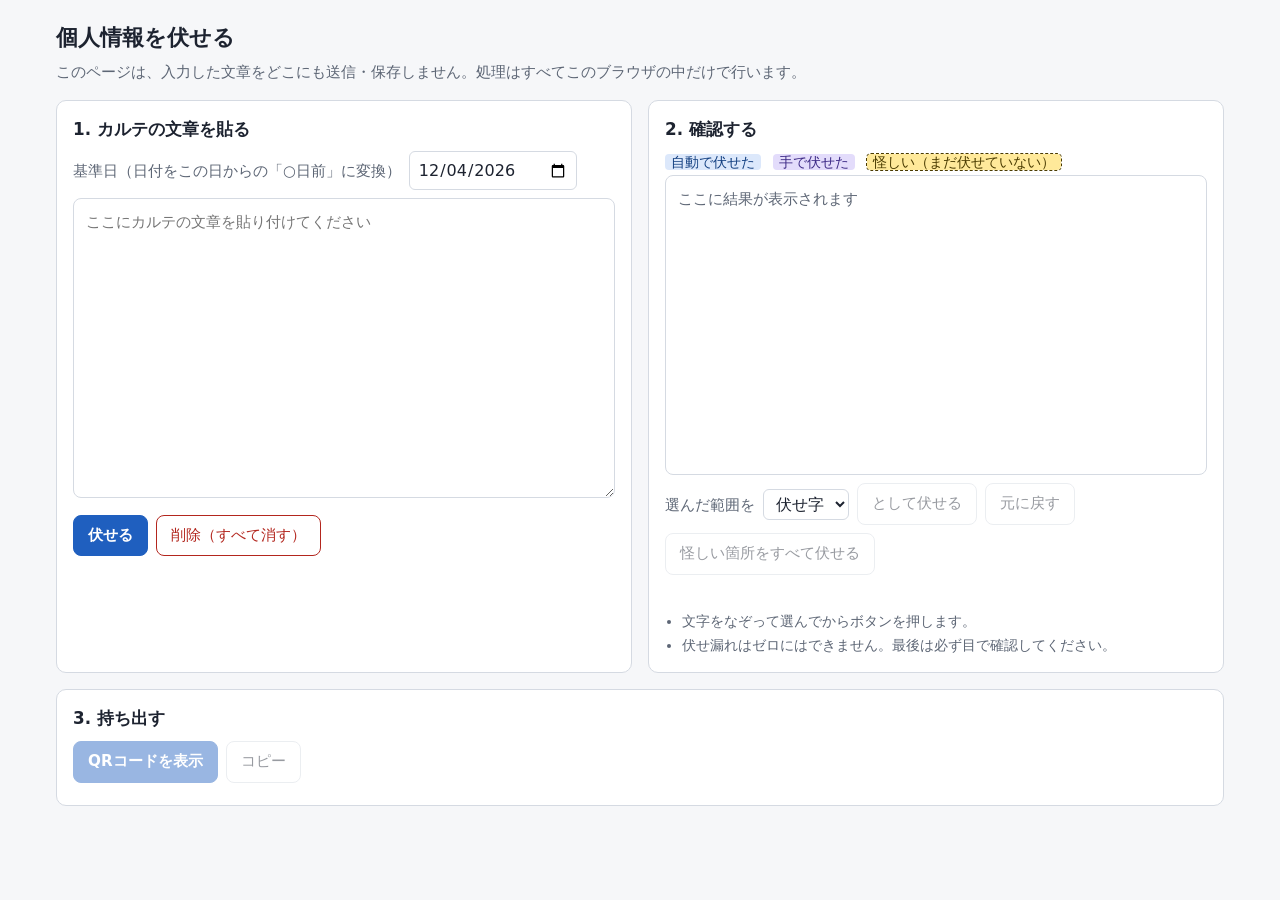
<file: mask/index.html>
<!doctype html>
<html lang="ja">
<head>
<meta charset="utf-8">
<meta name="viewport" content="width=device-width, initial-scale=1">
<!-- 外部への通信を一切させない設定（connect-src 'none'） -->
<meta http-equiv="Content-Security-Policy" content="default-src 'none'; script-src 'self'; style-src 'self'; img-src 'self' data:; connect-src 'none'; form-action 'none'; base-uri 'none'">
<meta name="robots" content="noindex, nofollow">
<meta name="referrer" content="no-referrer">
<title>個人情報を伏せる</title>
<link rel="stylesheet" href="style.css">
</head>
<body>
<main>
  <h1>個人情報を伏せる</h1>
  <p class="lead">このページは、入力した文章をどこにも送信・保存しません。処理はすべてこのブラウザの中だけで行います。</p>

  <div class="grid">
    <section class="panel">
      <h2>1. カルテの文章を貼る</h2>
      <div class="row">
        <label for="ref">基準日（日付をこの日からの「○日前」に変換）</label>
        <input type="date" id="ref">
      </div>
      <textarea id="input" spellcheck="false" autocomplete="off" autocorrect="off" autocapitalize="off"
        placeholder="ここにカルテの文章を貼り付けてください"></textarea>
      <div class="row">
        <button class="primary" id="btn-run">伏せる</button>
        <button class="danger" id="btn-clear">削除（すべて消す）</button>
      </div>
    </section>

    <section class="panel">
      <h2>2. 確認する</h2>
      <div class="legend">
        <span><span class="m">自動で伏せた</span></span>
        <span><span class="m manual">手で伏せた</span></span>
        <span><span class="q">怪しい（まだ伏せていない）</span></span>
      </div>
      <div class="view" id="view" tabindex="0"></div>
      <div class="row">
        <label for="label">選んだ範囲を</label>
        <select id="label">
          <option>伏せ字</option><option>氏名</option><option>施設名</option><option>医師名</option>
          <option>地名</option><option>番号</option><option>日付</option>
        </select>
        <button id="btn-mask" disabled>として伏せる</button>
        <button id="btn-unmask" disabled>元に戻す</button>
      </div>
      <div class="row">
        <button id="btn-suspects" disabled>怪しい箇所をすべて伏せる</button>
      </div>
      <div class="status" id="status"></div>
      <ul class="notes">
        <li>文字をなぞって選んでからボタンを押します。</li>
        <li>伏せ漏れはゼロにはできません。最後は必ず目で確認してください。</li>
      </ul>
    </section>
  </div>

  <section class="panel">
    <h2>3. 持ち出す</h2>
    <div class="row">
      <button class="primary" id="btn-qr" disabled>QRコードを表示</button>
      <button id="btn-copy" disabled>コピー</button>
    </div>
    <div class="qr hidden" id="qr-area">
      <div id="qr-box"></div>
      <div class="row">
        <button id="qr-prev">前へ</button>
        <span id="qr-count"></span>
        <button id="qr-next">次へ</button>
      </div>
      <p class="small" id="qr-note"></p>
    </div>
  </section>
</main>
<script src="vendor/qrcode.js"></script>
<script src="rules.js"></script>
<script src="codec.js"></script>
<script src="app.js"></script>
</body>
</html>
</file>
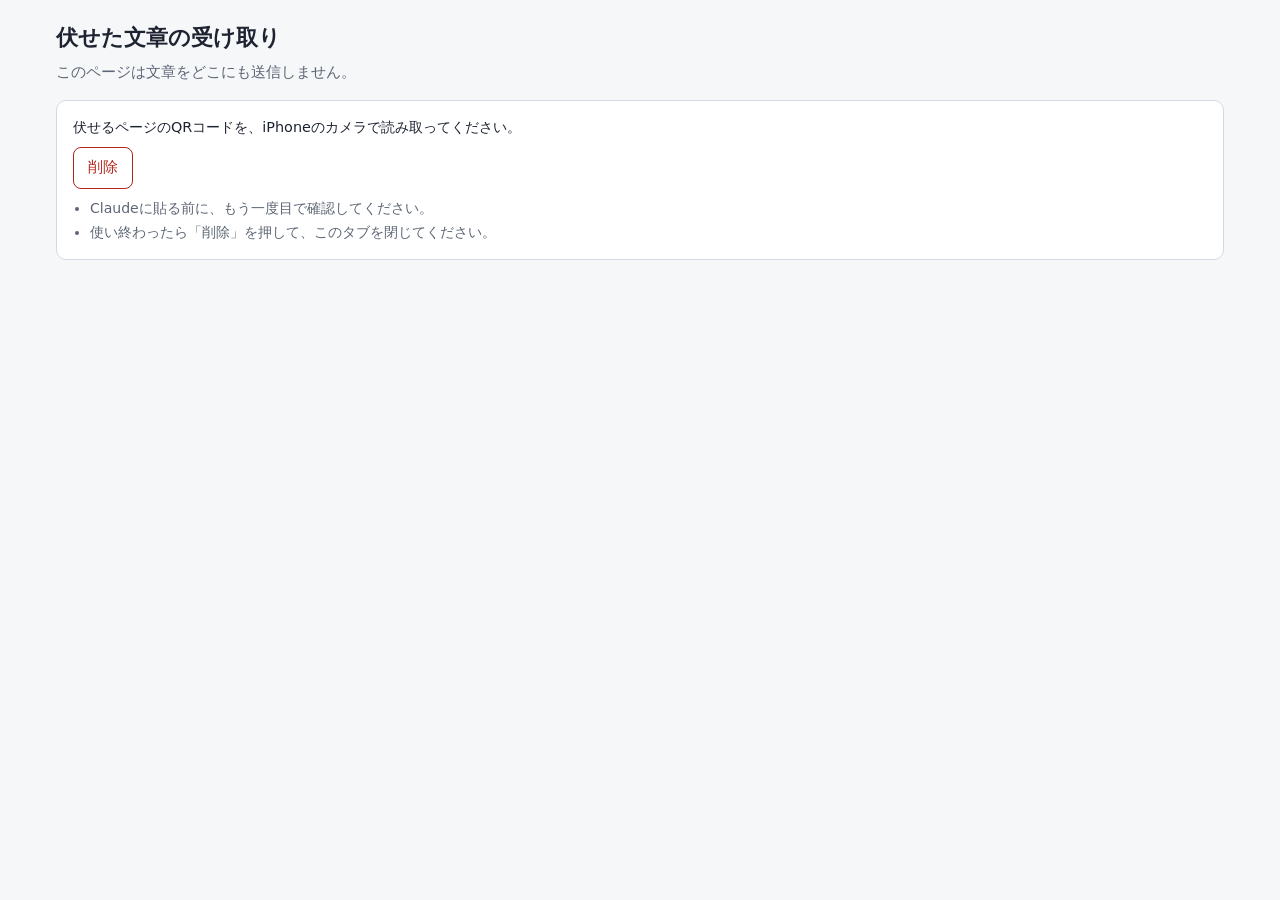
<file: mask/r.html>
<!doctype html>
<html lang="ja">
<head>
<meta charset="utf-8">
<meta name="viewport" content="width=device-width, initial-scale=1">
<meta http-equiv="Content-Security-Policy" content="default-src 'none'; script-src 'self'; style-src 'self'; img-src 'self' data:; connect-src 'none'; form-action 'none'; base-uri 'none'">
<meta name="robots" content="noindex, nofollow">
<meta name="referrer" content="no-referrer">
<title>伏せた文章の受け取り</title>
<link rel="stylesheet" href="style.css">
</head>
<body>
<main>
  <h1>伏せた文章の受け取り</h1>
  <p class="lead">このページは文章をどこにも送信しません。</p>
  <section class="panel">
    <div class="status" id="status"></div>
    <textarea id="out" readonly spellcheck="false" class="hidden"></textarea>
    <div class="row">
      <button class="primary hidden" id="btn-copy">コピー</button>
      <button class="danger" id="btn-clear">削除</button>
    </div>
    <ul class="notes">
      <li>Claudeに貼る前に、もう一度目で確認してください。</li>
      <li>使い終わったら「削除」を押して、このタブを閉じてください。</li>
    </ul>
  </section>
</main>
<script src="codec.js"></script>
<script src="receive.js"></script>
</body>
</html>
</file>
<file: mask/style.css>
:root {
  --bg: #f6f7f9;
  --panel: #ffffff;
  --text: #1d2330;
  --muted: #5d6675;
  --border: #d5dae2;
  --accent: #1f5fbf;
  --accent-text: #ffffff;
  --mask-bg: #dce8fb;
  --mask-text: #123f80;
  --manual-bg: #e3dcfb;
  --manual-text: #3d2a86;
  --suspect-bg: #ffe99a;
  --suspect-text: #4a3b00;
  --danger: #b3261e;
  --ok: #1e7b3a;
}
@media (prefers-color-scheme: dark) {
  :root {
    --bg: #15181e;
    --panel: #1e2229;
    --text: #e6e9ef;
    --muted: #a3abb9;
    --border: #3a414d;
    --accent: #6ea2ff;
    --accent-text: #0b1220;
    --mask-bg: #23395e;
    --mask-text: #cfe0ff;
    --manual-bg: #3a2f66;
    --manual-text: #e4dcff;
    --suspect-bg: #5c4a00;
    --suspect-text: #fff1b8;
    --danger: #ff8a80;
    --ok: #7dd99a;
  }
}
* { box-sizing: border-box; }
body {
  margin: 0;
  background: var(--bg);
  color: var(--text);
  font-family: system-ui, -apple-system, "Hiragino Sans", "Yu Gothic UI", "Meiryo", sans-serif;
  font-size: 16px;
  line-height: 1.7;
}
main { max-width: 1200px; margin: 0 auto; padding: 16px; }
h1 { font-size: 1.35rem; margin: 4px 0 2px; }
h2 { font-size: 1.05rem; margin: 0 0 8px; }
.lead { color: var(--muted); margin: 0 0 16px; font-size: 0.92rem; }
.panel {
  background: var(--panel);
  border: 1px solid var(--border);
  border-radius: 10px;
  padding: 14px 16px;
  margin-bottom: 16px;
}
.grid { display: grid; gap: 16px; grid-template-columns: 1fr; }
@media (min-width: 980px) { .grid { grid-template-columns: 1fr 1fr; } }
.row { display: flex; flex-wrap: wrap; gap: 8px; align-items: center; margin: 8px 0; }
label { font-size: 0.92rem; color: var(--muted); }
textarea, .view {
  width: 100%;
  min-height: 300px;
  padding: 10px 12px;
  border: 1px solid var(--border);
  border-radius: 8px;
  background: var(--panel);
  color: var(--text);
  font: inherit;
  font-size: 15px;
  line-height: 1.75;
}
textarea { resize: vertical; }
.view { white-space: pre-wrap; word-break: break-all; overflow-wrap: anywhere; cursor: text; }
.view:empty::before { content: "ここに結果が表示されます"; color: var(--muted); }
input[type="date"], select {
  font: inherit; padding: 4px 8px; border: 1px solid var(--border); border-radius: 6px;
  background: var(--panel); color: var(--text);
}
button {
  font: inherit; font-size: 0.95rem; padding: 7px 14px; border-radius: 8px; cursor: pointer;
  border: 1px solid var(--border); background: var(--panel); color: var(--text);
}
button.primary { background: var(--accent); border-color: var(--accent); color: var(--accent-text); font-weight: 600; }
button.danger { color: var(--danger); border-color: var(--danger); }
button:disabled { opacity: 0.45; cursor: not-allowed; }
.m { background: var(--mask-bg); color: var(--mask-text); border-radius: 4px; padding: 0 2px; }
.m.manual { background: var(--manual-bg); color: var(--manual-text); }
.q { background: var(--suspect-bg); color: var(--suspect-text); border-radius: 4px; padding: 0 2px; outline: 1px dashed currentColor; }
.legend { display: flex; flex-wrap: wrap; gap: 12px; font-size: 0.88rem; color: var(--muted); }
.legend span.m, .legend span.q { padding: 0 6px; }
.status { font-size: 0.9rem; min-height: 1.5em; }
.status.ok { color: var(--ok); }
.status.warn { color: var(--danger); }
.hidden { display: none !important; }
.qr { display: flex; flex-direction: column; align-items: center; gap: 8px; }
.qr svg { max-width: 100%; height: auto; shape-rendering: crispEdges; background: #fff; border-radius: 6px; }
.small { font-size: 0.85rem; color: var(--muted); }
ul.notes { margin: 6px 0 0; padding-left: 1.2em; font-size: 0.88rem; color: var(--muted); }
.offscreen { position: fixed; left: -9999px; top: 0; }
#out { min-height: 240px; }
#out { min-height: 50vh; }
</file>
